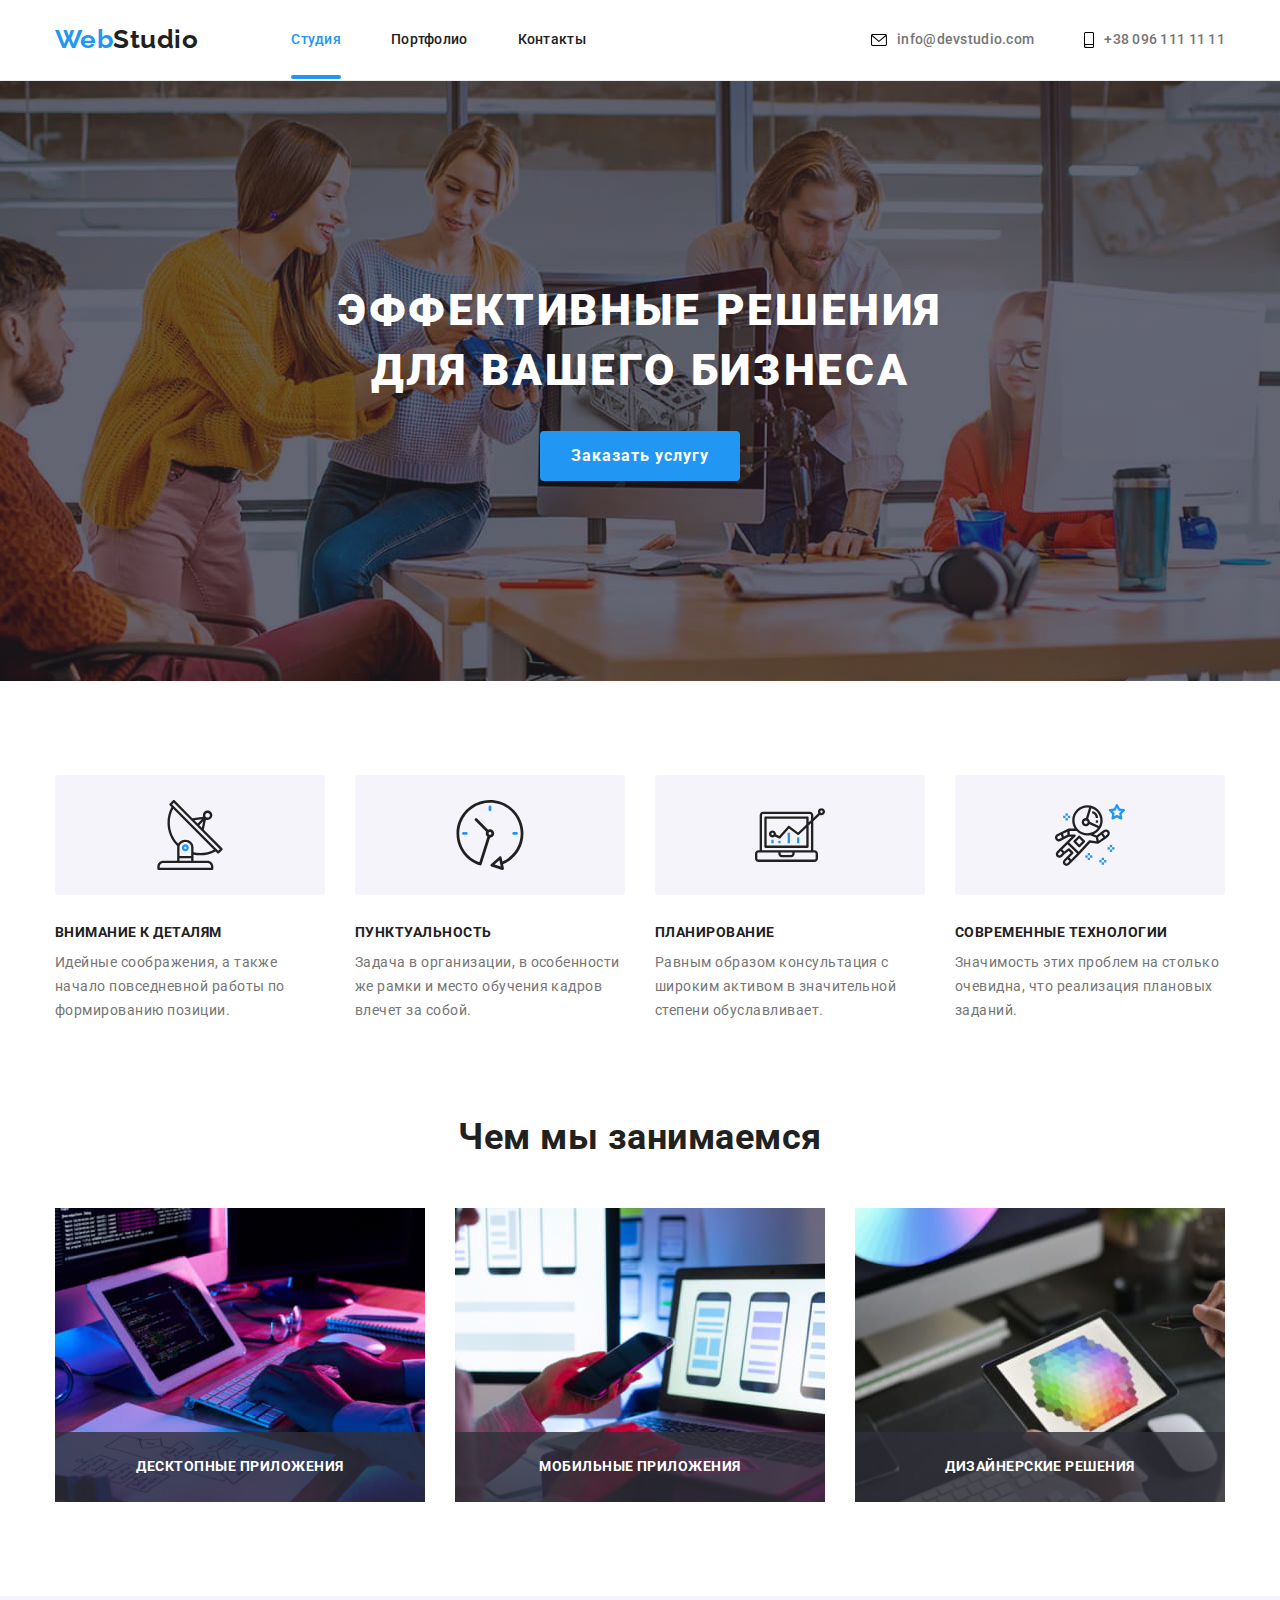
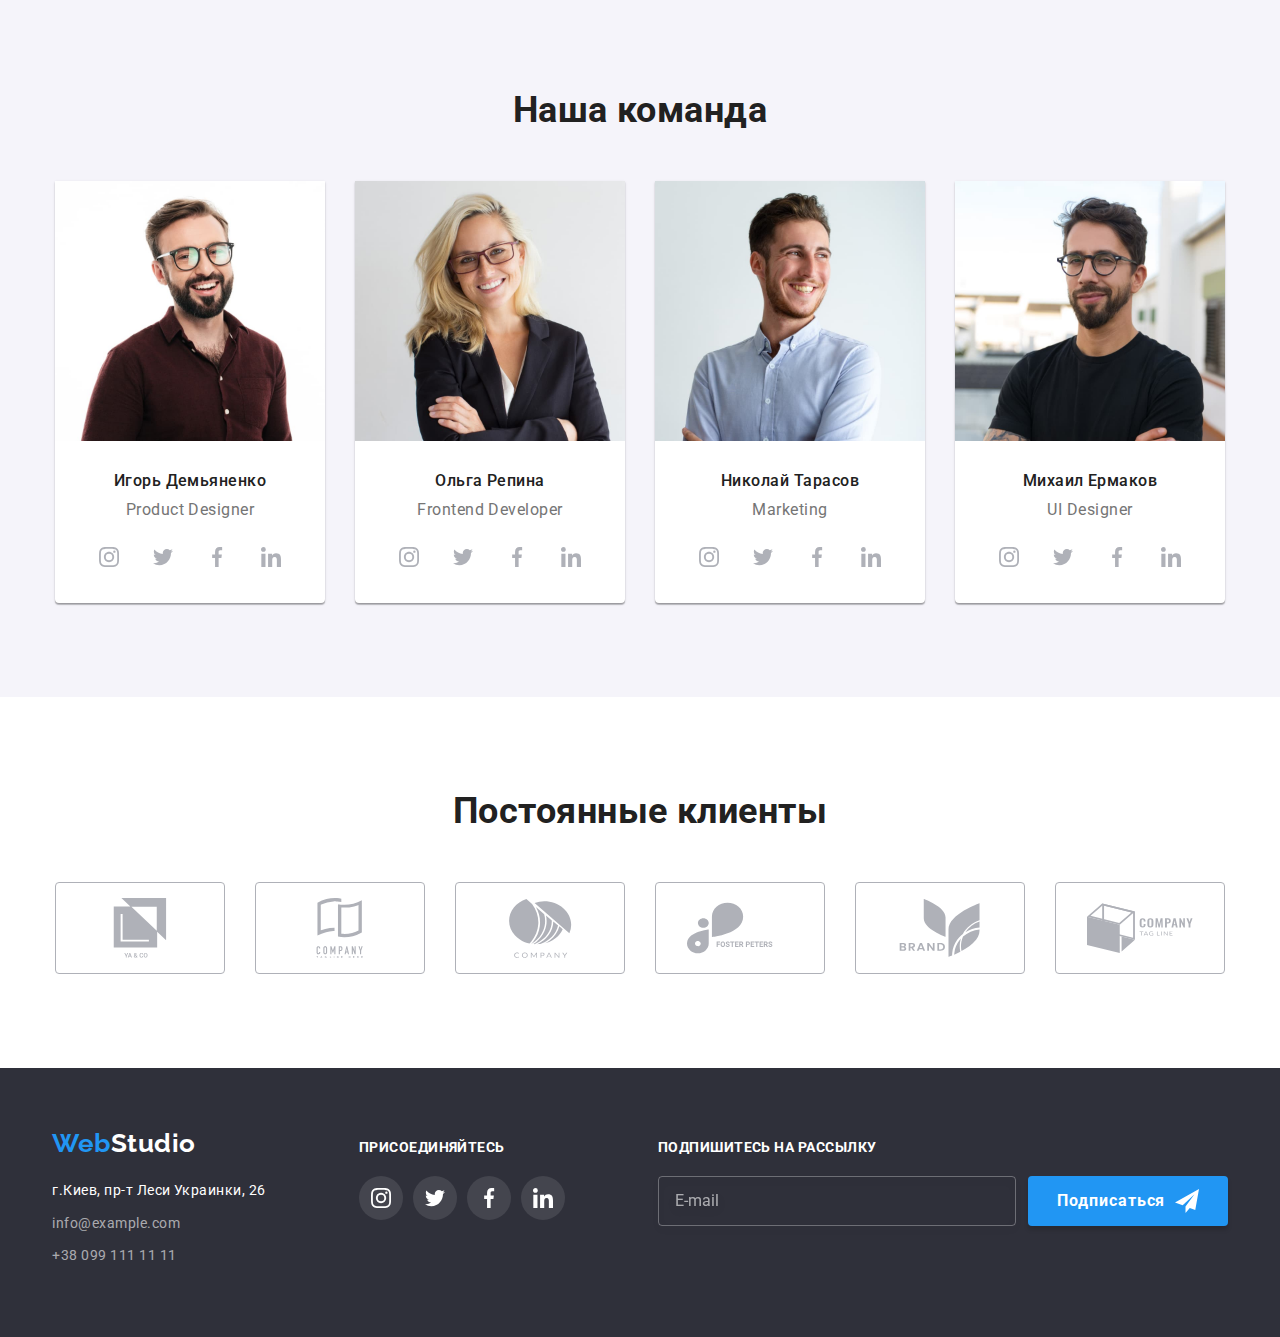
<file: index.html>
<!DOCTYPE html>
<html lang="ru">
  <head>
    <meta charset="UTF-8" />
    <meta http-equiv="X-UA-Compatible" content="IE=edge" />
    <meta name="viewport" content="width=device-width, initial-scale=1.0" />
    <title>Эффективные решения для вашего бизнеса</title>

    <link rel="preconnect" href="https://fonts.googleapis.com" />
    <link rel="preconnect" href="https://fonts.gstatic.com" crossorigin />
    <link
      href="https://fonts.googleapis.com/css2?family=Raleway:wght@700&family=Roboto:wght@400;500;700;900&display=swap"
      rel="stylesheet"
    />
    <!--
    <link
      rel="stylesheet"
      href="https://cdnjs.cloudflare.com/ajax/libs/modern-normalize/1.1.0/modern-normalize.min.css"
      integrity="sha512-wpPYUAdjBVSE4KJnH1VR1HeZfpl1ub8YT/NKx4PuQ5NmX2tKuGu6U/JRp5y+Y8XG2tV+wKQpNHVUX03MfMFn9Q=="
      crossorigin="anonymous"
      referrerpolicy="no-referrer"
    />
  -->
    <link rel="stylesheet" href="./css/main.min.css" />
   </head>

  <body>
    <!--Шапка-->
    <header class="header header-line">
      <div class="container">
        <!--mob-modal-->
        <div class="menu-mob is-hidden">
            <button type="button" class="menu-button menu-close-btn is-open" aria-expanded="false">
              <svg class="menu-icon" width="40" height="40" aria-label="переключатель мобильного меню">
              }<use class="icon-close" href="./images/icons.svg#icon-close"></use></svg>
            </button>
            <div class="mob-container">
              <div class="top-wrap">
              <ul class="mob-nav">
            <li class="mob-list">
              <a href="#studio" class="list mob-link-current mob-link">Студия</a>
            </li>
            <li class="mob-list"><a class="list mob-link" href="./portfolio.html">Портфолио</a></li>
            <li class="mob-list"><a class="list mob-link" href="#contacts">Контакты</a></li>
          </ul>
          </div>
       <div class="bottom-wrap">
        <ul class="mob-contacts">
          <li class="mob-phone-list">
            <a class="mob-phone link" href="tel:+380961111111">
             +38 096 111 11 11</a>
          </li>
          <li class="mob-email-list">
            <a class="mob-email link" href="mailto:">info@devstudio.com</a
            >
          </li>
          </ul>
          <ul class="mob-soc">
            <li class="mob-soc-list"><a class="mob-cos-link" href="">Instagram</a>
            </li>
            <li class="mob-soc-list"><a class="mob-cos-link" href="">Twitter</a>
            </li>
            <li class="mob-soc-list"><a class="mob-cos-link" href="">Facebook</a>
            </li>
            <li class="mob-soc-list"><a class="mob-cos-link" href="">LinkedIn</a>
            </li>
           </ul>
           </div>
        </div>
        </div>


<!--mob-header-->
           <div class="mob-header">
          <a class="logo link" href="/index.html" lang="en"
            ><span class="accent">Web</span>Studio</a>
          
            <button type="button" class="menu-open-btn" aria-expanded="false">
              <svg class="menu-icon" width="40" height="40" aria-label="переключатель мобильного меню">
              <use class="icon-open" href="./images/icons.svg#icon-menu"></use>
            </svg>
            </button>
            </div>
<!--header-navigation-->
        <nav class="header-nav">
          <a class="logo link" href="/index.html" lang="en"
            ><span class="accent">Web</span>Studio</a>           
          <ul class="site-nav-list">
            <li class="link-list">
              <a href="#studio" class="list link-current link">Студия</a>
            </li>
            <li class="link-list"><a class="list link" href="./portfolio.html">Портфолио</a></li>
            <li class="link-list"><a class="list link" href="#contacts">Контакты</a></li>
          </ul>
        </nav>
        <ul class="contact-list">
          <li>
            <a class="email-link link" href="mailto:">
              <svg class="email-icon link" width="16" height="12">
                <use href="./images/icons.svg#icon-envelope"></use>
              </svg>
              info@devstudio.com</a
            >
          </li>
          <li>
            <a class="phone-number-link link" href="tel:+380961111111">
              <svg class="phone-icon link" width="10" height="16">
                <use href="./images/icons.svg#icon-smartphone"></use>
              </svg>
              +38 096 111 11 11</a
            >
          </li>
        </ul>
        
      </div>
    </header>

    <!--Основная часть-->
    <main class="main-section">
      <section class="hero">
        <h1 class="hero-title">эффективные решения для вашего бизнеса</h1>
        <button type="button" class="hero-btn" data-modal-open>Заказать услугу</button>
      </section>

      <section class="about">
        <div class="container">
          <h2 class="about__title visually-hidden">Особенности</h2>
          <ul class="about-block">
            <li class="about-block__list">
              <h3 class="about-block__subtitle">
                <div class="about-icon-wrap">
                  <svg class="about-block__icon about-1" width="70" height="70">
                    <use href="./images/icons.svg#icon-antenna"></use>
                  </svg>
                </div>
                внимание к деталям
              </h3>
              <p class="about-block__text">
                Идейные соображения, а также начало повседневной работы по формированию позиции.
              </p>
            </li>
            <li class="about-block__list">
              <h3 class="about-block__subtitle">
                <div class="about-icon-wrap">
                  <svg class="about-block__icon about-2" width="70" height="70">
                    <use href="./images/icons.svg#icon-clock"></use>
                  </svg>
                </div>
                пунктуальность
              </h3>
              <p class="about-block__text">
                Задача в организации, в особенности же рамки и место обучения кадров влечет за
                собой.
              </p>
            </li>
            <li class="about-block__list">
              <h3 class="about-block__subtitle">
                <div class="about-icon-wrap">
                  <svg class="about-block__icon about-3" width="70" height="70">
                    <use href="./images/icons.svg#icon-diagram"></use>
                  </svg>
                </div>
                планирование
              </h3>
              <p class="about-block__text">
                Равным образом консультация с широким активом в значительной степени обуславливает.
              </p>
            </li>
            <li class="about-block__list">
              <h3 class="about-block__subtitle">
                <div class="about-icon-wrap">
                  <svg class="about-block__icon about-4" width="70" height="70">
                    <use href="./images/icons.svg#icon-astronaut"></use>
                  </svg>
                </div>
                современные технологии
              </h3>
              <p class="about-block__text">
                Значимость этих проблем на столько очевидна, что реализация плановых заданий.
              </p>
            </li>
          </ul>
        </div>
      </section>

      <!--SECTION-WORK-->
      <section class="work">
        <div class="container">
          <h2 class="work__title">Чем мы занимаемся</h2>
          <ul class="work__block">
            <li class="work__item">
              <img
                src="./images/keyboard.jpg"
                alt="разработка программного обеспечения"
                width="370"
              />
              <p class="work__description">десктопные приложения</p>
            </li>
            <li class="work__item">
              <img src="./images/phone.jpg" alt="тестирование мобильных прилжений" width="370" />
              <p class="work__description">мобильные приложения</p>
            </li>
            <li class="work__item">
              <img src="./images/tablet.jpg" alt="работа с палитрой цветов" width="370" />
              <p class="work__description">дизайнерские решения</p>
            </li>
          </ul>
        </div>
      </section>

      <!----------------TEAM-SECTION-------------------->
      <section class="team">
        <div class="container">
          <h2 class="team__title">Наша команда</h2>
          <div class="team-block">
            <ul class="team-list">
              <li class="team-card">
                <picture>
<source 
srcset="
./images/igor.jpg     1x,
./images/igor-desk-2x.jpg 2x"
media="(min-width:1200px)"/>

<source
srcset="
./images/igor-tablet.jpg     1x,
./images/igor-tablet-2x.jpg 2x"
media="(min-width:768px)"/>

<source 
srcset="
./images/igor-mob.jpg     1x,
./images/igor-mob-2x.jpg 2x"
media="(min-width:320px)"/>

<img src="./images/igor.jpg" alt="дизайнер продукта" width="270" />
                </picture>
                <div class="team-item">
                  <h3 class="team-name">Игорь Демьяненко</h3>
                  <p lang="en" class="team-description">Product Designer</p>
                  <ul class="soc-list">
                    <li class="soc-list-item">
                      <a class="soc-link" href="">
                        <svg class="soc-icon" width="20" height="20">
                          <use href="./images/icons.svg#icon-instagram-2"></use>
                        </svg>
                      </a>
                    </li>
                    <li class="soc-list-item">
                      <a class="soc-link" href="">
                        <svg class="soc-icon" width="20" height="20">
                          <use href="./images/icons.svg#icon-twitter-1"></use>
                        </svg>
                      </a>
                    </li>
                    <li class="soc-list-item">
                      <a class="soc-link" href="">
                        <svg class="soc-icon" width="20" height="20">
                          <use href="./images/icons.svg#icon-facebook-1"></use>
                        </svg>
                      </a>
                    </li>
                    <li class="soc-list-item">
                      <a class="soc-link" href="">
                        <svg class="soc-icon" width="20" height="20">
                          <use href="./images/icons.svg#icon-linkedin-1"></use>
                        </svg>
                      </a>
                    </li>
                  </ul>
                </div>
              </li>

              <li class="team-card">
        <picture><source 
srcset="
./images/olga.jpg     1x,
./images/olga-desk-2x.jpg 2x"
media="(min-width:1200px)"/>

<source
srcset="
./images/olga-tablet.jpg     1x,
./images/olga-tablet-2x.jpg 2x"
media="(min-width:768px)"/>

<source
srcset="
./images/olga-mob.jpg     1x,
./images/olga-mob-2x.jpg 2x"
media="(min-width:320px)"/>

                <img src="./images/olga.jpg" alt="фронтенд разработчик" width="270" /></picture>
                <div class="team-item">
                  <h3 class="team-name">Ольга Репина</h3>
                  <p lang="en" class="team-description">Frontend Developer</p>
                  <ul class="soc-list">
                    <li class="soc-list-item">
                      <a class="soc-link" href="">
                        <svg class="soc-icon" width="20" height="20">
                          <use href="./images/icons.svg#icon-instagram-2"></use>
                        </svg>
                      </a>
                    </li>
                    <li class="soc-list-item">
                      <a class="soc-link" href="">
                        <svg class="soc-icon" width="20" height="20">
                          <use href="./images/icons.svg#icon-twitter-1"></use>
                        </svg>
                      </a>
                    </li>
                    <li class="soc-list-item">
                      <a class="soc-link" href="">
                        <svg class="soc-icon" width="20" height="20">
                          <use href="./images/icons.svg#icon-facebook-1"></use>
                        </svg>
                      </a>
                    </li>
                    <li class="soc-list-item">
                      <a class="soc-link" href="">
                        <svg class="soc-icon" width="20" height="20">
                          <use href="./images/icons.svg#icon-linkedin-1"></use>
                        </svg>
                      </a>
                    </li>
                  </ul>
                </div>
              </li>

              <li class="team-card">
                <picture><source 
srcset="
./images/nikolai.jpg     1x,
./images/nikolai-desk-2x.jpg 2x"
media="(min-width:1200px)"/>

<source 
srcset="
./images/nikolai-tablet.jpg     1x,
./images/nikolai-tablet-2x.jpg 2x"
media="(min-width:768px)"/>

<source 
srcset="
./images/nikolai-mob.jpg     1x,
./images/nikolai-mob-2x.jpg 2x"
media="(min-width:320px)"/>
                <img src="./images/nikolai.jpg" alt="маркетинг" width="270" /></picture>
                <div class="team-item">
                  <h3 class="team-name">Николай Тарасов</h3>
                  <p lang="en" class="team-description">Marketing</p>
                  <ul class="soc-list">
                    <li class="soc-list-item">
                      <a class="soc-link" href="">
                        <svg class="soc-icon" width="20" height="20">
                          <use href="./images/icons.svg#icon-instagram-2"></use>
                        </svg>
                      </a>
                    </li>
                    <li class="soc-list-item">
                      <a class="soc-link" href="">
                        <svg class="soc-icon" width="20" height="20">
                          <use href="./images/icons.svg#icon-twitter-1"></use>
                        </svg>
                      </a>
                    </li>
                    <li class="soc-list-item">
                      <a class="soc-link" href="">
                        <svg class="soc-icon" width="20" height="20">
                          <use href="./images/icons.svg#icon-facebook-1"></use>
                        </svg>
                      </a>
                    </li>
                    <li class="soc-list-item">
                      <a class="soc-link" href="">
                        <svg class="soc-icon" width="20" height="20">
                          <use href="./images/icons.svg#icon-linkedin-1"></use>
                        </svg>
                      </a>
                    </li>
                  </ul>
                </div>
              </li>
              <li class="team-card">
                 <picture><source 
srcset="
./images/mihail.jpg     1x,
./images/michail-desk-2x.jpg 2x"
media="(min-width:1200px)"/>

<source 
srcset="
./images/michail-tablet.jpg     1x,
./images/michail-tablet-2x.jpg 2x"
media="(min-width:768px)"/>

<source 
srcset="
./images/michail-mob.jpg     1x,
./images/michail-mob-2x.jpg 2x"
media="(min-width:320px)"/>
                <img src="./images/mihail.jpg" alt="юи дизайнер" width="270" /></picture>
                <div class="team-item">
                  <h3 class="team-name">Михаил Ермаков</h3>
                  <p lang="en" class="team-description">UI Designer</p>
                  <ul class="soc-list">
                    <li class="soc-list-item">
                      <a class="soc-link" href="">
                        <svg class="soc-icon" width="20" height="20">
                          <use href="./images/icons.svg#icon-instagram-2"></use>
                        </svg>
                      </a>
                    </li>
                    <li class="soc-list-item">
                      <a class="soc-link" href="">
                        <svg class="soc-icon" width="20" height="20">
                          <use href="./images/icons.svg#icon-twitter-1"></use>
                        </svg>
                      </a>
                    </li>
                    <li class="soc-list-item">
                      <a class="soc-link" href="">
                        <svg class="soc-icon" width="20" height="20">
                          <use href="./images/icons.svg#icon-facebook-1"></use>
                        </svg>
                      </a>
                    </li>
                    <li class="soc-list-item">
                      <a class="soc-link" href="">
                        <svg class="soc-icon" width="20" height="20">
                          <use href="./images/icons.svg#icon-linkedin-1"></use>
                        </svg>
                      </a>
                    </li>
                  </ul>
                </div>
              </li>
            </ul>
          </div>
        </div>
      </section>
    </main>

    <section class="clients">
      <div class="container">
        <h2 class="clients__title">Постоянные клиенты</h2>
        <ul class="clients__list">
          <li class="clients__item">
            <a href="" class="clients__link">
              <svg class="clients__icon" width="106" height="60">
                <use href="./images/icons.svg#icon-Client-1"></use>
              </svg>
            </a>
          </li>
          <li class="clients__item">
            <a href="" class="clients__link">
              <svg class="clients__icon" width="106" height="60">
                <use href="./images/icons.svg#icon-Client-2"></use>
              </svg>
            </a>
          </li>
          <li class="clients__item">
            <a href="" class="clients__link">
              <svg class="clients__icon" width="106" height="60">
                <use href="./images/icons.svg#icon-Client-3"></use>
              </svg>
            </a>
          </li>
          <li class="clients__item">
            <a href="" class="clients__link">
              <svg class="clients__icon" width="106" height="60">
                <use href="./images/icons.svg#icon-Client-4"></use>
              </svg>
            </a>
          </li>
          <li class="clients__item">
            <a href="" class="clients__link">
              <svg class="clients__icon" width="106" height="60">
                <use href="./images/icons.svg#icon-Client-5"></use>
              </svg>
            </a>
          </li>
          <li class="clients__item">
            <a href="" class="clients__link">
              <svg class="clients__icon" width="106" height="60">
                <use href="./images/icons.svg#icon-Client-6"></use>
              </svg>
            </a>
          </li>
        </ul>
      </div>
    </section>

    <!--Футер-->
    <footer class="footer-block">
      <div class="container footer-container">
        <div class="contact-footer">
          <a class="logo footer-logo link" href="/index.html"
            ><span class="accent">Web</span><span class="logo-white">Studio</span></a
          >
          <address class="address">
            <ul class="footer-list">
              <li class="footer-address-list">
                <a class="footer-address link" href="">г.Киев, пр-т Леси Украинки, 26</a>
              </li>
              <li class="footer-email-list">
                <a class="footer-email link" href="mailto:info@example.com">info@example.com</a>
              </li>
              <li class="footer-email-phone">
                <a class="footer-phone link" href="tel:+380991111111">+38 099 111 11 11</a>
              </li>
            </ul>
          </address>
        </div>

        <div class="social-footer">
          <strong><p class="social-footer-title">Присоединяйтесь</p></strong>
          <ul class="social-footer-block">
            <li class="social-footer-list">
              <a href="" class="social-footer-links">
                <svg class="soc-icon" width="20" height="20">
                  <use href="./images/icons.svg#icon-instagram-2"></use>
                </svg>
              </a>
            </li>
            <li class="social-footer-list">
              <a href="" class="social-footer-links">
                <svg class="soc-icon" width="20" height="20">
                  <use href="./images/icons.svg#icon-twitter-1"></use>
                </svg>
              </a>
            </li>
            <li class="social-footer-list">
              <a href="" class="social-footer-links">
                <svg class="soc-icon" width="20" height="20">
                  <use href="./images/icons.svg#icon-facebook-1"></use>
                </svg>
              </a>
            </li>
            <li class="social-footer-list">
              <a href="" class="social-footer-links">
                <svg class="soc-icon" width="20" height="20">
                  <use href="./images/icons.svg#icon-linkedin-1"></use>
                </svg>
              </a>
            </li>
          </ul>
        </div>

        <div class="subscribe-block">
          <strong><p class="social-footer-title">Подпишитесь на рассылку</p></strong>
          <form class="subscribe-form">
             <label for="subscribe" class="subscribe">
              <input 
                type="email" 
                class="subscribe-input" 
                name="subscribe-email" 
                id="subscribe" 
                placeholder="E-mail"
                required />
               </label>
          <button type="submit" class="subs-btn">Подписаться
            <svg class="subscribe-icon" width="24" height="24">
              <use href="./images/icons.svg#icon-send"></use>
            </svg>
          </button>
          </form>

      </div>
    </footer>
    <div class="backdrop is-hidden" data-modal>
      <div class="modal">
        <button type="button" class="modal-button" data-modal-close>
          <svg class="close-modal" width="18" height="18">
            <use href="./images/icons.svg#icon-try4"></use>
          </svg>
        </button>
        <p class="modal-title">Оставьте свои данные, мы вам перезвоним</p>
        <form class="modal-form">
          <div class="input-area">
            <label for="user-name" class="modal-label"
              >Имя
              <div class="input-wrap">
                <input type="text" class="modal-input" name="user-name" id="user-name" required />
                <svg class="input-icon" width="18" height="18">
                  <use href="./images/icons.svg#icon-person"></use>
                </svg>
              </div>
            </label>
          </div>

          <div class="input-area">
            <label for="user-tel" class="modal-label"
              >Телефон
              <div class="input-wrap">
                <input
                  type="tel"
                  class="modal-input"
                  name="user-tel"
                  id="user-tel"
                  required
                  minlength="10"
                  pattern="[\+]\d{3}\s[\(]\d{2}[\)]\s\d{3}[\-]\d{2}[\-]\d{2}"
                />
                <svg class="input-icon" width="18" height="18">
                  <use href="./images/icons.svg#icon-phone"></use>
                </svg>
              </div>
            </label>
          </div>

          <div class="input-area">
            <label for="user-email" class="modal-label"
              >Почта
              <div class="input-wrap">
                <input
                  type="email"
                  class="modal-input"
                  name="user-email"
                  id="user-email"
                  required
                />
                <svg class="input-icon" width="18" height="18">
                  <use href="./images/icons.svg#icon-email"></use>
                </svg></div
            ></label>
          </div>

          <div class="input-area">
            <label class="modal-label" for="modal-text">Комментарий</label>
            <textarea
              name="modal-text"
              id="modal-text"
              class="modal-text"
              placeholder="Введите текст"
            ></textarea>
          </div>

          <div class="input-area">
            <input
              type="checkbox"
              name="check-box"
              id="check-box"
              class="check-input visually-hidden"
            />
            <label for="check-box" class="check-text"
              >Соглашаюсь с рассылкой и принимаю&nbsp;<a href="">Условия договора</a></label
            >
          </div>
          <button type="submit" class="submit-btn">Отправить</button>
        </form>
      </div>
    </div>
    <script src="./js/modal.js"></script>
     <script src="./js/mob-menu.js"></script>
  </body>
</html>
</file>
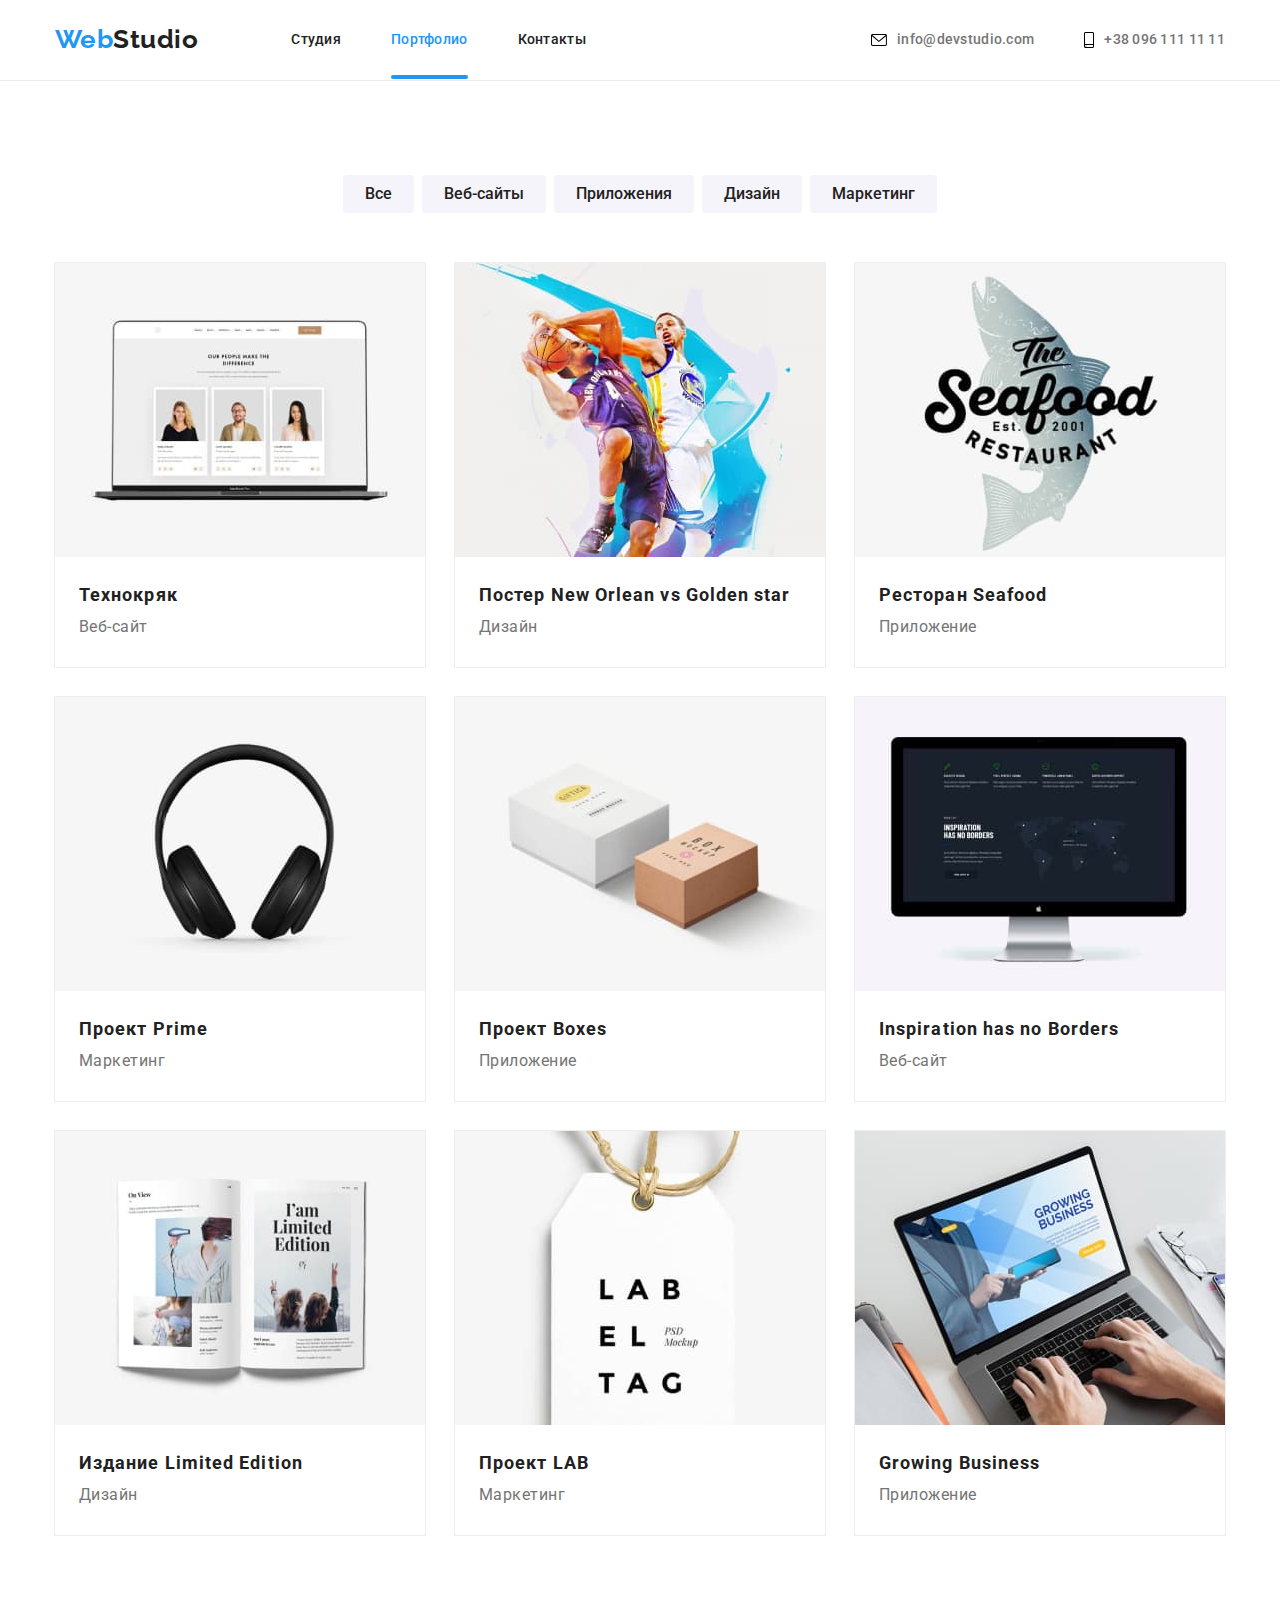
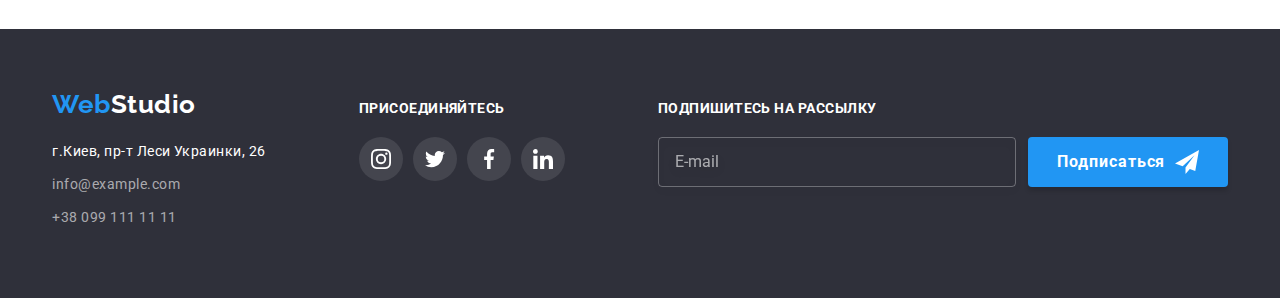
<file: portfolio.html>
<!DOCTYPE html>
<html lang="ru">
  <head>
    <meta charset="UTF-8" />
    <meta http-equiv="X-UA-Compatible" content="IE=edge" />
    <meta name="viewport" content="width=device-width, initial-scale=1.0" />
    <title>Эффективные решения для вашего бизнеса</title>
    <link rel="preconnect" href="https://fonts.googleapis.com" />
    <link rel="preconnect" href="https://fonts.gstatic.com" crossorigin />
    <link
      href="https://fonts.googleapis.com/css2?family=Raleway:wght@700&family=Roboto:wght@400;500;700;900&display=swap"
      rel="stylesheet"
    />

    <link
      rel="stylesheet"
      href="https://cdnjs.cloudflare.com/ajax/libs/modern-normalize/1.1.0/modern-normalize.min.css"
      integrity="sha512-wpPYUAdjBVSE4KJnH1VR1HeZfpl1ub8YT/NKx4PuQ5NmX2tKuGu6U/JRp5y+Y8XG2tV+wKQpNHVUX03MfMFn9Q=="
      crossorigin="anonymous"
      referrerpolicy="no-referrer"
    />
    <link rel="stylesheet" href="./css/main.min.css" />
  </head>

  <body>
    <!--Шапка-->
<header class="header header-line">
      <div class="container">
        <!--mob-modal-->
        <div class="menu-mob is-hidden">
            <button type="button" class="menu-button menu-close-btn is-open" aria-expanded="false">
              <svg class="menu-icon" width="40" height="40" aria-label="переключатель мобильного меню">
              }<use class="icon-close" href="./images/icons.svg#icon-close"></use></svg>
            </button>
            <div class="mob-container">
              <div class="top-wrap">
              <ul class="mob-nav">
            <li class="mob-list">
              <a href="./index.html" class="list mob-link">Студия</a>
            </li>
            <li class="mob-list"><a class="list mob-link-current mob-link" href="./portfolio.html">Портфолио</a></li>
            <li class="mob-list"><a class="list mob-link" href="#contacts">Контакты</a></li>
          </ul>
          </div>
       <div class="bottom-wrap">
        <ul class="mob-contacts">
          <li class="mob-phone-list">
            <a class="mob-phone link" href="tel:+380961111111">
             +38 096 111 11 11</a>
          </li>
          <li class="mob-email-list">
            <a class="mob-email link" href="mailto:">info@devstudio.com</a
            >
          </li>
          </ul>
          <ul class="mob-soc">
            <li class="mob-soc-list"><a class="mob-cos-link" href="">Instagram</a>
            </li>
            <li class="mob-soc-list"><a class="mob-cos-link" href="">Twitter</a>
            </li>
            <li class="mob-soc-list"><a class="mob-cos-link" href="">Facebook</a>
            </li>
            <li class="mob-soc-list"><a class="mob-cos-link" href="">LinkedIn</a>
            </li>
           </ul>
           </div>
        </div>
        </div>


<!--mob-header-->
           <div class="mob-header">
          <a class="logo link" href="/index.html" lang="en"
            ><span class="accent">Web</span>Studio</a>
          
            <button type="button" class="menu-open-btn" aria-expanded="false">
              <svg class="menu-icon" width="40" height="40" aria-label="переключатель мобильного меню">
              <use class="icon-open" href="./images/icons.svg#icon-menu"></use>
            </svg>
            </button>
            </div>
<!--header-navigation-->
        <nav class="header-nav">
          <!--<div class="mob-header">-->
          <a class="logo link" href="/index.html" lang="en"
            ><span class="accent">Web</span>Studio</a>
          
            <!--<button type="button" class="menu-open-btn">
              <svg class="menu-icon" width="40" height="40" aria-label="переключатель мобильного меню">
              <use class="icon-open" href="/images/icons.svg#icon-menu"></use>
            </svg>
            </button>
            </div>-->
            
          <ul class="site-nav-list">
            <li class="link-list">
              <a href="./index.html" class="list link">Студия</a>
            </li>
            <li class="link-list"><a class="list link-current link" href="./portfolio.html">Портфолио</a></li>
            <li class="link-list"><a class="list link" href="#contacts">Контакты</a></li>
          </ul>
        </nav>
        <ul class="contact-list">
          <li>
            <a class="email-link link" href="mailto:">
              <svg class="email-icon link" width="16" height="12">
                <use href="./images/icons.svg#icon-envelope"></use>
              </svg>
              info@devstudio.com</a
            >
          </li>
          <li>
            <a class="phone-number-link link" href="tel:+380961111111">
              <svg class="phone-icon link" width="10" height="16">
                <use href="./images/icons.svg#icon-smartphone"></use>
              </svg>
              +38 096 111 11 11</a
            >
          </li>
        </ul>
        
      </div>
    </header>


    <!--Основная часть-->
    <main>
      <section class="main-portfolio">
        <div class="container">
          <h2 hidden>Фильтры</h2>
          <ul class="filter-list">
            <li class="filter-btn"><button type="button" class="button">Все</button></li>
            <li class="filter-btn"><button type="button" class="button">Веб-сайты</button></li>
            <li class="filter-btn"><button type="button" class="button">Приложения</button></li>
            <li class="filter-btn"><button type="button" class="button">Дизайн</button></li>
            <li class="filter-btn"><button type="button" class="button">Маркетинг</button></li>
          </ul>

          <h2 class="portfolio-title visually-hidden">Портфолио</h2>
          <ul class="portfolio">
            <li class="portfolio-list">
              <a class="link" href="">
                <div class="portfolio-thumb">
                  <picture><source 
srcset="
./images/team.jpg     1x,
./images/people-desk-2x.jpg 2x"
media="(min-width:1200px)"/>

<source 
srcset="
./images/people-tablet.jpg     1x,
./images/people-tablet-2x.jpg 2x"
media="(min-width:768px)"/>

<source 
srcset="
./images/people-mob.jpg     1x,
./images/people-mob-2x.jpg 2x"
media="(min-width:320px)"/>
                  <img src="./images/team.jpg" alt="вебдевелопмент" width="370" /></picture>
                  <p class="portfolio-description">
                    Ресурс предлагает комплексные предложения с разным уровнем функционала и
                    сервисов. Все это позволит посетителю получить исчерпывающие сведения о компании
                    или частном лице.
                  </p>
                </div>
                <div class="portfolio-card">
                  <h3 class="portfolio-title">Технокряк</h3>
                  <p class="portfolio-subtitle">Веб-сайт</p>
                </div>
              </a>
            </li>
            <li class="portfolio-list">
              <a class="link" href="">
                <picture><source 
srcset="
./images/backetball.jpg     1x,
./images/back-desk-2x.jpg 2x"
media="(min-width:1200px)"/>

<source 
srcset="
./images/back-tablet.jpg     1x,
./images/back-tablet-2x.jpg 2x"
media="(min-width:768px)"/>

<source 
srcset="
./images/back-mob.jpg     1x,
./images/back-mob-2x.jpg 2x"
media="(min-width:320px)"/>
                <img src="./images/backetball.jpg" alt="графический дизайн" width="370" /></picture>
                <div class="portfolio-card">
                  <h3 class="portfolio-title">Постер New Orlean vs Golden star</h3>
                  <p class="portfolio-subtitle">Дизайн</p>
                </div>
              </a>
            </li>
            <li class="portfolio-list">
              <a class="link" href="">
                              <picture><source 
srcset="
./images/seafood.jpg     1x,
./images/seafood-desk-2x.jpg 2x"
media="(min-width:1200px)"/>

<source 
srcset="
./images/seafood-tablet.jpg     1x,
./images/seafood-tablet-2x.jpg 2x"
media="(min-width:768px)"/>

<source 
srcset="
./images/seafood-mob.jpg     1x,
./images/seafood-mob-2x.jpg 2x"
media="(min-width:320px)"/>
                <img src="./images/seafood.jpg" alt="создание вебстраниц" width="370" /></picture>
                <div class="portfolio-card">
                  <h3 class="portfolio-title">Ресторан Seafood</h3>
                  <p class="portfolio-subtitle">Приложение</p>
                </div>
              </a>
            </li>
            <li class="portfolio-list">
              <a class="link" href="">
  <picture><source 
srcset="
./images/headphones.jpg     1x,
./images/music-desk-2x.jpg 2x"
media="(min-width:1200px)"/>

<source 
srcset="
./images/music-tablet.jpg     1x,
./images/music-tablet-2x.jpg 2x"
media="(min-width:768px)"/>

<source 
srcset="
./images/music-mob.jpg     1x,
./images/music-mob-2x.jpg 2x"
media="(min-width:320px)"/>
                <img src="./images/headphones.jpg" alt="маркетинг" width="370" /></picture>
                <div class="portfolio-card">
                  <h3 class="portfolio-title">Проект Prime</h3>
                  <p class="portfolio-subtitle">Маркетинг</p>
                </div>
              </a>
            </li>
            <li class="portfolio-list">
              <a class="link" href="">
                  <picture><source 
srcset="
./images/boxes.jpg     1x,
./images/boxes-desk-2x.jpg 2x"
media="(min-width:1200px)"/>

<source 
srcset="
./images/boxes-tablet.jpg     1x,
./images/boxes-tablet-2x.jpg 2x"
media="(min-width:768px)"/>

<source 
srcset="
./images/boxes-mob.jpg     1x,
./images/boxes-mob-2x.jpg 2x"
media="(min-width:320px)"/>
                <img src="./images/boxes.jpg" alt="доставка и упаковка" width="370" /></picture>
                <div class="portfolio-card">
                  <h3 class="portfolio-title">Проект Boxes</h3>
                  <p class="portfolio-subtitle">Приложение</p>
                </div>
              </a>
            </li>
            <li class="portfolio-list">
              <a class="link" href="">
  <picture><source 
srcset="
./images/desktop.jpg     1x,
./images/desktop-desk-2x.jpg 2x"
media="(min-width:1200px)"/>

<source 
srcset="
./images/desktop-tablet.jpg     1x,
./images/desktop-tablet-2x.jpg 2x"
media="(min-width:768px)"/>

<source 
srcset="
./images/desktop-mob.jpg     1x,
./images/desktop-mob-2x.jpg 2x"
media="(min-width:320px)"/>
                <img src="./images/desktop.jpg" alt="веб-сайты" width="370" /></picture>
                <div class="portfolio-card">
                  <h3 class="portfolio-title" lang="en">Inspiration has no Borders</h3>
                  <p class="portfolio-subtitle">Веб-сайт</p>
                </div>
              </a>
            </li>
            <li class="portfolio-list">
              <a class="link" href="">
    <picture><source 
srcset="
./images/magazin.jpg     1x,
./images/magazine-desk-2x.jpg 2x"
media="(min-width:1200px)"/>

<source 
srcset="
./images/magazine-tablet.jpg     1x,
./images/magazine-tablet-2x.jpg 2x"
media="(min-width:768px)"/>

<source 
srcset="
./images/magazine-mob.jpg     1x,
./images/magazine-mob-2x.jpg 2x"
media="(min-width:320px)"/>
                <img src="./images/magazin.jpg" alt="журналы" width="370" /></picture>
                <div class="portfolio-card">
                  <h3 class="portfolio-title">Издание Limited Edition</h3>
                  <p class="portfolio-subtitle">Дизайн</p>
                </div>
              </a>
            </li>
            <li class="portfolio-list">
              <a class="link" href="">
   <picture><source 
srcset="
./images/label.jpg     1x,
./images/label-desk-2x.jpg 2x"
media="(min-width:1200px)"/>

<source 
srcset="
./images/label-tablet.jpg     1x,
./images/label-tablet-2x.jpg 2x"
media="(min-width:768px)"/>

<source 
srcset="
./images/label-mob.jpg     1x,
./images/label-mob-2x.jpg 2x"
media="(min-width:320px)"/>
                <img src="./images/label.jpg" alt="лейблы" width="370" /></picture>
                <div class="portfolio-card">
                  <h3 class="portfolio-title">Проект LAB</h3>
                  <p class="portfolio-subtitle">Маркетинг</p>
                </div>
              </a>
            </li>
            <li class="portfolio-list">
              <a class="link" href="">
    <picture><source 
srcset="
./images/coding.jpg     1x,
./images/comp-desk-2x.jpg 2x"
media="(min-width:1200px)"/>

<source 
srcset="
./images/comp-tablet.jpg     1x,
./images/comp-tablet-2x.jpg 2x"
media="(min-width:768px)"/>

<source 
srcset="
./images/comp-mob.jpg     1x,
./images/comp-mob-2x.jpg 2x"
media="(min-width:320px)"/>
                <img src="./images/coding.jpg" alt="программирование" width="370" /></picture>
                <div class="portfolio-card">
                  <h3 class="portfolio-title" lang="en">Growing Business</h3>
                  <p class="portfolio-subtitle">Приложение</p>
                </div>
              </a>
            </li>
          </ul>
        </div>
      </section>
    </main>

    <!--Футер-->
    <footer class="footer-block">
      <div class="container footer-container">
        <div class="contact-footer">
          <a class="logo footer-logo link" href="/index.html"
            ><span class="accent">Web</span><span class="logo-white">Studio</span></a
          >
          <address class="address">
            <ul class="footer-list">
              <li class="footer-address-list">
                <a class="footer-address link" href="">г.Киев, пр-т Леси Украинки, 26</a>
              </li>
              <li class="footer-email-list">
                <a class="footer-email link" href="mailto:info@example.com">info@example.com</a>
              </li>
              <li class="footer-email-phone">
                <a class="footer-phone link" href="tel:+380991111111">+38 099 111 11 11</a>
              </li>
            </ul>
          </address>
        </div>

        <div class="social-footer">
          <strong><p class="social-footer-title">Присоединяйтесь</p></strong>
          <ul class="social-footer-block">
            <li class="social-footer-list">
              <a href="" class="social-footer-links">
                <svg class="soc-icon" width="20" height="20">
                  <use href="./images/icons.svg#icon-instagram-2"></use>
                </svg>
              </a>
            </li>
            <li class="social-footer-list">
              <a href="" class="social-footer-links">
                <svg class="soc-icon" width="20" height="20">
                  <use href="./images/icons.svg#icon-twitter-1"></use>
                </svg>
              </a>
            </li>
            <li class="social-footer-list">
              <a href="" class="social-footer-links">
                <svg class="soc-icon" width="20" height="20">
                  <use href="./images/icons.svg#icon-facebook-1"></use>
                </svg>
              </a>
            </li>
            <li class="social-footer-list">
              <a href="" class="social-footer-links">
                <svg class="soc-icon" width="20" height="20">
                  <use href="./images/icons.svg#icon-linkedin-1"></use>
                </svg>
              </a>
            </li>
          </ul>
        </div>

        <div class="subscribe-block">
          <strong><p class="social-footer-title">Подпишитесь на рассылку</p></strong>
          <form class="subscribe-form">
             <label for="subscribe" class="subscribe">
              <input 
                type="email" 
                class="subscribe-input" 
                name="subscribe-email" 
                id="subscribe" 
                placeholder="E-mail"
                required />
               </label>
          <button type="submit" class="subs-btn">Подписаться
            <svg class="subscribe-icon" width="24" height="24">
              <use href="./images/icons.svg#icon-send"></use>
            </svg>
          </button>
          </form>

      </div>
    </footer>

    <script src="./js/mob-menu.js"></script>
  </body>
</html>
</file>
<file: css/main.min.css>
/*! modern-normalize v1.1.0 | MIT License | https://github.com/sindresorhus/modern-normalize */*,::before,::after{box-sizing:border-box}html{line-height:1.15;-webkit-text-size-adjust:100%;-moz-tab-size:4;tab-size:4}body{margin:0;font-family:system-ui,-apple-system,"Segoe UI",Roboto,Helvetica,Arial,sans-serif,"Apple Color Emoji","Segoe UI Emoji"}hr{height:0;color:inherit}abbr[title]{text-decoration:underline dotted}b,strong{font-weight:bolder}code,kbd,samp,pre{font-family:ui-monospace,SFMono-Regular,Consolas,"Liberation Mono",Menlo,monospace;font-size:1em}small{font-size:80%}sub,sup{font-size:75%;line-height:0;position:relative;vertical-align:baseline}sub{bottom:-0.25em}sup{top:-0.5em}table{text-indent:0;border-color:inherit}button,input,optgroup,select,textarea{font-family:inherit;font-size:100%;line-height:1.15;margin:0}button,select{text-transform:none}button,[type=button],[type=reset],[type=submit]{-webkit-appearance:button}::-moz-focus-inner{border-style:none;padding:0}:-moz-focusring{outline:1px dotted ButtonText}:-moz-ui-invalid{box-shadow:none}legend{padding:0}progress{vertical-align:baseline}::-webkit-inner-spin-button,::-webkit-outer-spin-button{height:auto}[type=search]{-webkit-appearance:textfield;outline-offset:-2px}::-webkit-search-decoration{-webkit-appearance:none}::-webkit-file-upload-button{-webkit-appearance:button;font:inherit}summary{display:list-item}:root{--primary-text-color: #212121;--secondary-text-color: #757575;--accent-color: #2196f3;--main-white-color: #ffffff;--button-color: #f5f4fa}*{box-sizing:border-box}p,h1,h2,h3,h4,h5,h6{margin:0}ul{margin:0;padding-left:0;list-style:none}img{display:block;width:100%;max-width:100%;height:auto}body{background-color:var(--main-white-color);color:var(--primary-text-color);font-family:"roboto",sans-serif;font-weight:500;letter-spacing:.03em}.link{text-decoration:none;color:inherit;transition-property:color;transition-duration:250ms;transition-timing-function:cubic-bezier(0.4, 0, 0.2, 1)}.visually-hidden{position:absolute;width:1px;height:1px;margin:-1px;border:0;padding:0;white-space:nowrap;clip-path:inset(100%);clip:rect(0 0 0 0);overflow:hidden;pointer-events:none;position:absolute}.logo{font-weight:700;font-size:24px;line-height:1.16;margin-right:284px;font-family:raleway;color:inherit}.logo .accent{color:var(--accent-color);font-family:raleway}@media screen and (min-width: 768px){.logo{margin-right:93px}}@media screen and (min-width: 1200px){.logo{font-weight:700;font-size:26px;line-height:1.2;margin-right:93px}}.container{display:block;padding-left:15px;padding-right:15px;margin:0 auto;width:100%}@media screen and (min-width: 480px){.container{max-width:480px}}@media screen and (min-width: 768px){.container{max-width:768px}}@media screen and (min-width: 1200px){.container{max-width:1200px}}.mob-container{padding:48px 40px;width:100vw;height:100vh}.header{padding-top:16px;padding-bottom:16px;color:var(--primary-text-color)}@media screen and (min-width: 768px){.header{padding-top:21px;padding-bottom:21px}}@media screen and (min-width: 1200px){.header{padding-top:24px;padding-bottom:25px}}.header-line{border-bottom:1px solid #ececec}.header .container{display:flex}@media screen and (min-width: 768px){.mob-header{display:none}}@media screen and (min-width: 1200px){.mob-header{display:none}}.header-nav{display:none}@media screen and (min-width: 768px){.header-nav{display:flex;align-items:center}}@media screen and (min-width: 1200px){.header-nav{display:flex;align-items:center}}.site-nav-list{display:none}@media screen and (min-width: 768px){.site-nav-list{display:flex;font-size:14px;line-height:1.14;letter-spacing:.02em;display:flex}.site-nav-list .list:hover,.site-nav-list .list:focus{color:var(--accent-color)}}@media screen and (min-width: 1200px){.site-nav-list{display:flex;font-size:14px;line-height:1.14;letter-spacing:.02em;display:flex}.site-nav-list .list:hover,.site-nav-list .list:focus{color:var(--accent-color)}}.link-list:not(:last-child){margin-right:50px}.list{color:var(--primary-text-color)}.link-current{position:relative;padding-bottom:32px;padding-top:32px}.site-nav-list .link-current{color:var(--accent-color)}.link-current::after{content:"";display:block;position:absolute;bottom:0;width:100%;height:4px;border-radius:2px;background-color:var(--accent-color)}.menu-mob{position:fixed;z-index:2;background-color:#fff;top:0;right:0;width:100vw;height:100vh;width:100%;height:100%}.menu-mob .mob-container{display:flex;flex-direction:column;height:100%;justify-content:space-between}@media screen and (min-width: 768px){.menu-mob{display:none}}@media screen and (min-width: 1200px){.menu-mob{display:none}}.mob-nav .mob-link:hover,.mob-nav .mob-link:focus{color:var(--accent-color)}@media screen and (min-width: 768px){.mob-nav{display:none}}@media screen and (min-width: 1200px){.mob-nav{display:none}}.menu-button{position:absolute;display:block;top:10px;right:15px;padding:0;border:none;background-color:rgba(0,0,0,0)}.menu-button:hover,.menu-button focus{fill:var(--accent-color)}@media screen and (min-width: 768px){.menu-button{display:none}}@media screen and (min-width: 1200px){.menu-button{display:none}}.mob-nav{font-weight:500;font-size:40px;line-height:1.175;letter-spacing:.02em}.mob-list{margin-bottom:32px}.mob-link{text-decoration:none}.mob-phone-list{margin-bottom:32px}.mob-phone{font-weight:500;font-size:34px;line-height:1.176;letter-spacing:.02em;color:var(--accent-color)}.mob-email-list{margin-bottom:64px}.mob-email{font-weight:500;font-size:24px;line-height:1.166;letter-spacing:.02em;color:#757575}.mob-soc{display:flex}.mob-soc-list:not(:last-child){padding-right:10px}.mob-soc-list:not(:first-child){padding-left:10px;border-left:1px solid #757575}.mob-soc-list .mob-cos-link{text-decoration:none;color:var(--accent-color);font-weight:500;font-size:18px;line-height:1.222;letter-spacing:.02em}.mob-header{display:flex;justify-content:space-between;align-items:center}@media screen and (min-width: 768px){.mob-header{display:none}}@media screen and (min-width: 1200px){.mob-header{display:none}}.menu-open-btn{padding:0;border:none;background-color:rgba(0,0,0,0);display:block;padding:0;top:10px;right:15px}.menu-open-btn:hover{cursor:pointer;fill:var(--accent-color)}@media screen and (min-width: 768px){.menu-open-btn{display:none}}@media screen and (min-width: 1200px){.menu-open-btn{display:none}}.contact-list{display:none}@media screen and (min-width: 768px){.contact-list{display:flex;flex-direction:column;justify-content:left;margin-left:auto}}@media screen and (min-width: 1200px){.contact-list{align-items:center;display:flex;margin-left:auto;flex-direction:row}}.email-link,.phone-number-link{color:var(--secondary-text-color)}@media screen and (min-width: 768px){.email-link,.phone-number-link{font-weight:500;font-size:12px;line-height:1.16;letter-spacing:.02em}}@media screen and (min-width: 1200px){.email-link,.phone-number-link{font-size:14px;line-height:1.14;letter-spacing:.02em}}.email-link{display:flex;align-items:center;width:100%}@media screen and (min-width: 768px){.email-link{margin-bottom:12px}}@media screen and (min-width: 1200px){.email-link{margin-right:50px;margin-bottom:0}}.email-icon,.phone-icon{margin-right:10px}.email-icon:hover,.email-icon:focus,.phone-icon:hover,.phone-icon:focus{fill:var(--accent-color)}.phone-number-link,.email-link{display:flex;align-items:center}.phone-number-link:hover,.phone-number-link:focus,.email-link:hover,.email-link:focus{color:var(--accent-color);fill:var(--accent-color)}.hero{padding-top:118px;padding-bottom:118px;margin:0 auto;background-color:#c4c4c4;background-image:linear-gradient(rgba(47, 48, 58, 0.4), rgba(47, 48, 58, 0.4)),url(../images/hero-mob.jpg);background-repeat:no-repeat;background-size:cover;background-position:center}@media(min-device-pixel-ratio: 2),(min-resolution: 192dpi),(min-resolution: 2dppx){.hero{background-image:linear-gradient(rgba(47, 48, 58, 0.4), rgba(47, 48, 58, 0.4)),url(../images/hero-mob-2x.jpg)}}@media screen and (min-width: 768px){.hero{min-width:768px;background-image:linear-gradient(rgba(47, 48, 58, 0.4), rgba(47, 48, 58, 0.4)),url(../images/hero-tablet.jpg)}}@media screen and (min-width: 768px)and (min-device-pixel-ratio: 2),screen and (min-width: 768px)and (min-resolution: 192dpi),screen and (min-width: 768px)and (min-resolution: 2dppx){.hero{background-image:linear-gradient(rgba(47, 48, 58, 0.4), rgba(47, 48, 58, 0.4)),url(../images/hero-tablet-2x.jpg)}}@media screen and (min-width: 1200px){.hero{min-width:1200px;padding-top:200px;padding-bottom:200px;background-image:linear-gradient(rgba(47, 48, 58, 0.4), rgba(47, 48, 58, 0.4)),url(../images/hero.jpg)}}@media screen and (min-width: 1200px)and (min-device-pixel-ratio: 2),screen and (min-width: 1200px)and (min-resolution: 192dpi),screen and (min-width: 1200px)and (min-resolution: 2dppx){.hero{background-image:linear-gradient(rgba(47, 48, 58, 0.4), rgba(47, 48, 58, 0.4)),url(../images/hero-2x.jpg)}}.hero-title{font-weight:900;font-size:26px;line-height:1.62;letter-spacing:.06em;text-align:center;margin:0 auto;margin-bottom:30px;color:var(--main-white-color);text-transform:uppercase;width:360px}@media screen and (min-width: 768px){.hero-title{width:360px}}@media screen and (min-width: 1200px){.hero-title{font-weight:900;font-size:44px;line-height:1.36;letter-spacing:.06em;width:696px}}.hero-btn{font-weight:700;font-size:16px;line-height:1.88;letter-spacing:.06em;display:block;margin:0 auto;min-width:200px;height:50px;background:var(--accent-color);box-shadow:0px 4px 4px rgba(0,0,0,.15);border-radius:4px;border-color:rgba(0,0,0,0);color:var(--main-white-color);transition:background-color 250ms cubic-bezier(0.4, 0, 0.2, 1)}.hero-btn:hover .hero-btn:focus{background-color:#188ce8}.about{padding-top:60px;padding-bottom:60px}@media screen and (min-width: 1200px){.about{padding-top:94px;padding-bottom:94px}}.about-block{display:flex;flex-wrap:wrap;gap:30px;width:100%}@media screen and (min-width: 1200px){.about-block{width:1200px}}.about-block__list{width:100%}@media screen and (min-width: 768px){.about-block__list{width:calc((100% - 30px)/2)}}@media screen and (min-width: 1200px){.about-block__list{width:270px}}.about-icon-wrap{width:100%;height:120px;margin-bottom:30px;background:#f5f4fa;border-radius:4px;display:flex;align-items:center;justify-content:center}.about-block__subtitle{font-weight:700;font-size:14px;line-height:1.14;margin-bottom:10px;text-transform:uppercase;text-align:center;color:var(--primary-text-color)}@media screen and (min-width: 768px){.about-block__subtitle{text-align:left}}@media screen and (min-width: 1200px){.about-block__subtitle{text-align:left}}.about-block__text{font-weight:400;font-size:14px;line-height:1.71;color:var(--secondary-text-color)}.work__title,.team__title,.clients__title{font-weight:700;font-size:28px;line-height:1.178;text-align:center;margin-bottom:30px}@media screen and (min-width: 1200px){.work__title,.team__title,.clients__title{font-weight:700;font-size:36px;line-height:1.14;margin-bottom:50px}}.portfolio-title{font-weight:700;font-size:18px;line-height:2;letter-spacing:.06em}.work{padding-bottom:94px}@media screen and (max-width: 480px){.work{display:none}}@media screen and (min-width: 768px){.work{display:none}}@media screen and (min-width: 1200px){.work{width:1200px;display:flex;margin:0 auto}}.work__block{display:flex;justify-content:center;gap:30px}.work__item{gap:30px;width:370px;position:relative}.work__description{font-weight:700;font-size:14px;line-height:1.14;text-align:center;text-transform:uppercase;display:flex;align-items:center;justify-content:center;position:absolute;width:100%;height:70px;bottom:0;color:var(--main-white-color);background-color:rgba(47,48,58,.8)}.team{background-color:#f5f4fa;padding-top:60px;padding-bottom:60px}@media screen and (min-width: 1200px){.team{padding-top:94px;padding-bottom:94px}}.team-list{display:flex;flex-wrap:wrap;gap:30px;justify-content:center}@media screen and (min-width: 768px){.team-list{max-width:768px}}@media screen and (min-width: 1200px){.team-list{width:1200px;flex-wrap:nowrap;justify-content:space-between}}.team-card{max-width:450px;width:100%;max-height:622px;text-align:center;background-color:var(--main-white-color);box-shadow:0px 1px 3px rgba(0,0,0,.12),0px 1px 1px rgba(0,0,0,.14),0px 2px 1px rgba(0,0,0,.2);border-radius:0px 0px 4px 4px}@media screen and (min-width: 768px){.team-card{max-width:354px;max-height:536px}}@media screen and (min-width: 1200px){.team-card{max-width:270px;max-height:422px}}.team-title{margin-bottom:50px}.team-name{font-weight:500;font-size:16px;line-height:1.19;margin-bottom:10px}.team-description{font-weight:400;font-size:16px;line-height:1.19;margin-bottom:16px;color:var(--secondary-text-color)}.soc-list{display:flex;align-items:center;justify-content:center}.soc-list-item{width:44px;height:44px;margin-left:10px;display:flex}.soc-list-item:first-child{margin-left:0}.team-item{padding:30px 122px 24px;gap:30px}@media screen and (min-width: 768px){.team-item{padding:30px 74px 24px 74px}}@media screen and (min-width: 1200px){.team-item{padding:30px 32px 30px 32px}}.soc-link{width:100%;height:100%;border-radius:50%;display:flex;align-items:center;justify-content:center;fill:#afb1b8;transition:background-color 250ms cubic-bezier(0.4, 0, 0.2, 1),color 250ms cubic-bezier(0.4, 0, 0.2, 1)}.soc-link:hover,.soc-link:focus{fill:var(--main-white-color);background-color:var(--accent-color)}.clients{background-color:var(--main-white-color);padding-top:60px;padding-bottom:60px}@media screen and (min-width: 1200px){.clients{padding-top:94px;padding-bottom:94px}}.clients__list{display:flex;flex-wrap:wrap;justify-content:center;gap:30px}@media screen and (min-width: 1200px){.clients__list{flex-wrap:nowrap}}.clients__item{width:210px;height:92px}@media screen and (min-width: 768px){.clients__item{width:226px}}@media screen and (min-width: 1200px){.clients__item{width:2170px}}.clients__link{display:flex;align-items:center;justify-content:center;color:#afb1b8;border:1px solid #afb1b8;border-radius:4px;width:100%;height:100%;transition:color 250ms cubic-bezier(0.4, 0, 0.2, 1)}.clients__link:hover,.clients__link:focus{color:var(--accent-color);border:1px solid;border-color:currentColor;border-radius:4px}.clients__icon{fill:currentColor}.main-portfolio{padding-top:60px;padding-bottom:60px}@media screen and (min-width: 1200px){.main-portfolio{padding-bottom:94px;padding-top:94px}}.filter-list{gap:15px 8px;display:flex;flex-wrap:wrap;justify-content:flex-start;margin-bottom:40px}@media screen and (min-width: 768px){.filter-list{margin-bottom:30px;justify-content:center}}@media screen and (min-width: 1200px){.filter-list{margin-bottom:50px;justify-content:center}}.filter-list .button{font-weight:500;font-size:16px;line-height:1.6;font-family:inherit;border-style:none;background-color:var(--button-color);color:var(--primary-text-color);transition:background-color 250ms cubic-bezier(0.4, 0, 0.2, 1),color 250ms cubic-bezier(0.4, 0, 0.2, 1),box-shadow 250ms cubic-bezier(0.4, 0, 0.2, 1)}.button{padding:6px 22px;border-radius:4px}.filter-list .button:hover,.filter-list .button:focus{color:var(--main-white-color);background-color:var(--accent-color);cursor:pointer;box-shadow:0px 3px 1px rgba(0,0,0,.1),0px 1px 2px rgba(0,0,0,.08),0px 2px 2px rgba(0,0,0,.12)}.portfolio-thumb{position:relative;max-width:450px;width:100%;height:294px;overflow:hidden}@media screen and (min-width: 768px){.portfolio-thumb{width:354px}}@media screen and (min-width: 1200px){.portfolio-thumb{width:370px}}.portfolio-description{font-weight:400;font-size:18px;line-height:1.56;display:inline-block;position:absolute;padding:63px 24px;width:100%;height:100%;color:var(--main-white-color);transform:translateY(100%);transition:transform 250ms cubic-bezier(0.4, 0, 0.2, 1)}.portfolio{display:flex;flex-wrap:wrap;justify-content:space-between;gap:30px}.portfolio-list{display:flex;gap:30px;width:450px;height:404px;outline:1px solid #eee;transition:box-shadow 250ms cubic-bezier(0.4, 0, 0.2, 1)}.portfolio-list:hover .portfolio-description{top:0;left:0;transform:translateY(0);background:rgba(33,150,243,.9);box-shadow:0px 1px 1px rgba(0,0,0,.12),0px 4px 4px rgba(0,0,0,.06),1px 4px 6px rgba(0,0,0,.16)}.portfolio-list:hover .portfolio-description .link{width:450px;max-height:404px}@media screen and (min-width: 768px){.portfolio-list{width:354px;height:440px}}@media screen and (min-width: 1200px){.portfolio-list{width:370px;height:404px}}.portfolio-card{width:100%;padding:20px 24px;margin-bottom:0;background-color:var(--main-white-color)}.portfolio-subtitle{font-weight:400;font-size:16px;line-height:1.8;color:var(--secondary-text-color)}.footer-block{display:flex;background-color:#2f303a;padding-top:60px;padding-bottom:60px}.footer-container,.subscribe-block,.subscribe-form,.social-footer{display:flex;flex-wrap:wrap;justify-content:center}@media screen and (min-width: 1200px){.footer-container,.subscribe-block,.subscribe-form,.social-footer{flex-wrap:nowrap;align-items:flex-start}}.contact-footer{text-align:center;display:flex;flex-direction:column;justify-content:center}@media screen and (min-width: 768px){.contact-footer{width:50%}}@media screen and (min-width: 1200px){.contact-footer{width:316px;margin-right:70px}}.footer-logo{width:100%;display:flex;justify-content:center}.footer-logo .link{margin:0 auto}@media screen and (min-width: 1200px){.footer-logo{justify-content:flex-start}}.address{width:100%;margin-top:20px;margin-bottom:60px}@media screen and (min-width: 1200px){.address{margin-bottom:9px;text-align:left}}.logo-white{color:var(--main-white-color)}.footer-address{font-weight:400;font-size:14px;line-height:1.7;color:var(--main-white-color)}.footer-address:hover,.footer-address:focus{color:var(--accent-color)}.footer-email,.footer-phone{font-weight:400;font-size:14px;line-height:1.7;color:rgba(255,255,255,.6)}.footer-email:hover,.footer-email:focus,.footer-phone:hover,.footer-phone:focus{color:var(--accent-color)}.footer-list{font-style:normal}.footer-email-list{margin-top:8px;margin-bottom:8px}@media screen and (min-width: 1200px){.footer-email-list{margin-top:9px;margin-bottom:9px}}.social-footer{width:100%;margin-right:0}@media screen and (min-width: 768px){.social-footer{width:50%}}@media screen and (min-width: 1200px){.social-footer{flex-direction:column;width:206px;margin-right:93px;align-items:flex-start}}.social-footer-title{font-weight:700;font-size:14px;line-height:1.14;padding-top:12px;color:var(--main-white-color);font-style:normal;text-transform:uppercase;margin-bottom:20px;text-align:center}@media screen and (min-width: 1200px){.social-footer-title{text-align:left}}.social-footer-block{display:flex;justify-content:center;gap:10px;margin-bottom:60px;max-width:450px;width:100%}@media screen and (min-width: 768px){.social-footer-block{margin-bottom:102px}}@media screen and (min-width: 1200px){.social-footer-block{justify-content:flex-start;margin-bottom:0}}.social-footer-list{display:flex;justify-content:center;width:44px;height:44px;border-radius:50%;background-color:rgba(255,255,255,.1)}.social-footer-links{display:flex;width:100%;height:100%;border-radius:50%;align-items:center;justify-content:center;fill:var(--main-white-color);transition:background-color 250ms cubic-bezier(0.4, 0, 0.2, 1)}.social-footer-links:hover,.social-footer-links:focus{background-color:var(--accent-color);width:44px;height:44px;border-radius:50%}.subscribe-block{width:100%;display:flex;justify-content:center;flex-direction:column}@media screen and (min-width: 1200px){.subscribe-block{align-items:flex-start}}.subscribe-form{width:100%;display:flex;justify-content:center;text-align:center;flex-direction:column}@media screen and (min-width: 1200px){.subscribe-form{flex-direction:row}}.subscribe-input{width:100%;height:50px;margin-bottom:20px;padding-top:15px;padding-left:16px;padding-bottom:15px;border:1px solid rgba(255,255,255,.3);filter:drop-shadow(0px 4px 4px rgba(0, 0, 0, 0.15));border-radius:4px;background-color:rgba(0,0,0,0);color:var(--button-color);font-size:16px;line-height:1.6;font-weight:400}.subscribe-input:focus{border-color:var(--accent-color);border:1px solid rgba(255,255,255,.3);filter:drop-shadow(0px 4px 4px rgba(0, 0, 0, 0.15));border-radius:4px;background-color:rgba(0,0,0,0)}@media screen and (min-width: 768px){.subscribe-input{width:450px}}@media screen and (min-width: 1200px){.subscribe-input{width:358px;margin-right:12px}}.subscribe-input::placeholder{font-weight:400;font-size:16px;line-height:1.25;display:block;justify-content:center;color:rgba(255,255,255,.6)}.subs-btn{font-weight:700;font-size:16px;line-height:1.88;letter-spacing:.06em;width:200px;height:50px;padding:10px 28px 10px 29px;background:var(--accent-color);box-shadow:0px 4px 4px rgba(0,0,0,.15);border-radius:4px;color:var(--main-white-color);border:none;display:flex;position:relative;align-items:center;text-align:center;justify-content:center;margin:auto}@media screen and (min-width: 1200px){.subs-btn{margin:0}}.subscribe-icon{fill:var(--main-white-color);display:flex;margin-left:10px}.backdrop{position:fixed;top:0;width:100%;height:100%;background-color:rgba(0,0,0,.2);transition:opacity 250ms linear,visibility 250ms linear}.modal{width:450px;min-height:609px;padding:40px;position:absolute;top:50%;left:50%;transform:translate(-50%, -50%) scale(1);background-color:var(--main-white-color);box-shadow:0px 1px 3px rgba(0,0,0,.12),0px 1px 1px rgba(0,0,0,.14),0px 2px 1px rgba(0,0,0,.2);border-radius:4px;transition:transform 250ms cubic-bezier(0.4, 0, 0.2, 1)}@media screen and (min-width: 1200px){.modal{width:528px;min-height:581px}}.backdrop.is-hidden .modal{transform:translate(-50%, -50%) scale(0)}.is-hidden{opacity:0;visibility:hidden;pointer-events:none}.modal-button{display:flex;position:absolute;justify-content:center;align-items:center;width:30px;height:30px;top:8px;right:8px;background-color:var(--main-white-color);border-radius:50%;border:1px solid rgba(0,0,0,.1);cursor:pointer}.modal-button:hover{cursor:pointer;fill:var(--accent-color);border-radius:50%}.modal-title{font-weight:700;font-size:20px;line-height:1.5;text-align:center;color:var(--primary-text-color);margin-bottom:12px}@media screen and (min-width: 1200px){.modal-title{font-weight:700;font-size:20px;line-height:1.15}}.modal-input{width:100%;height:40px;border:1px solid rgba(33,33,33,.2);border-radius:4px;background-color:rgba(0,0,0,0);margin-top:4px;padding-left:35px;border:1px solid rgba(33,33,33,.2);border-radius:4px;outline:rgba(0,0,0,0)}.modal-input:focus{border-color:var(--accent-color)}.input-area{margin-bottom:10px}.submit-btn{width:200px;height:50px;display:block;padding:10px 55px;margin:0 auto;background:#2196f3;box-shadow:0px 4px 4px rgba(0,0,0,.15);border-radius:4px;border-style:none;font-weight:700;font-size:16px;line-height:calc 1.875;align-items:center;text-align:center;letter-spacing:.06em;color:var(--main-white-color)}.modal-label{font-weight:400;font-size:12px;line-height:1.166;letter-spacing:.01em;color:#757575}.modal-text{width:100%;height:120px;padding-top:12px;padding-left:16px;margin-bottom:20px;border:1px solid rgba(33,33,33,.2);border-radius:4px;resize:none;background-color:rgba(0,0,0,0)}.modal-text:focus{outline:var(--accent-color);border-color:var(--accent-color)}.modal-text::placeholder{font-weight:400;font-size:12px;line-height:1.1666666667;letter-spacing:.01em;color:rgba(117,117,117,.8)}.input-wrap{position:relative}.input-icon{position:absolute;left:12px;top:50%;transform:translatey(-50%)}.modal-input:focus+.input-icon{fill:var(--accent-color)}.check-text a{color:var(--accent-color)}.check-text{margin-bottom:30px;font-weight:400;font-size:12px;line-height:1.166;color:var(--secondary-text-color);display:flex;align-items:center;position:relative}@media screen and (min-width: 1200px){.check-text{font-weight:400;font-size:14px;line-height:1.714}}.check-text::before{content:"";width:21px;height:13px;border-radius:50px;border:1px solid var(--secondary-text-color);transition:background-color 250ms cubic-bezier(0.4, 0, 0.2, 1)}@media screen and (min-width: 1200px){.check-text::before{width:40px;height:22px}}.check-text::after{content:"";width:9px;height:9px;border-radius:50%;left:2px;top:2px;border:1px solid var(--secondary-text-color);background-color:var(--secondary-text-color);position:absolute;margin-right:10px;transition:transform 250ms cubic-bezier(0.4, 0, 0.2, 1),background-color 250ms}@media screen and (min-width: 1200px){.check-text::after{left:3px;top:3px;width:18px;height:18px}}.check-input:checked+.check-text::after{transform:translate(9px);background-color:#fff}@media screen and (min-width: 1200px){.check-input:checked+.check-text::after{transform:translate(18px)}}.check-input:checked+.check-text::before{background-color:var(--accent-color)}.check-input:checked+.check-text::before{background-color:var(--accent-color)}/*# sourceMappingURL=main.min.css.map */
</file>
